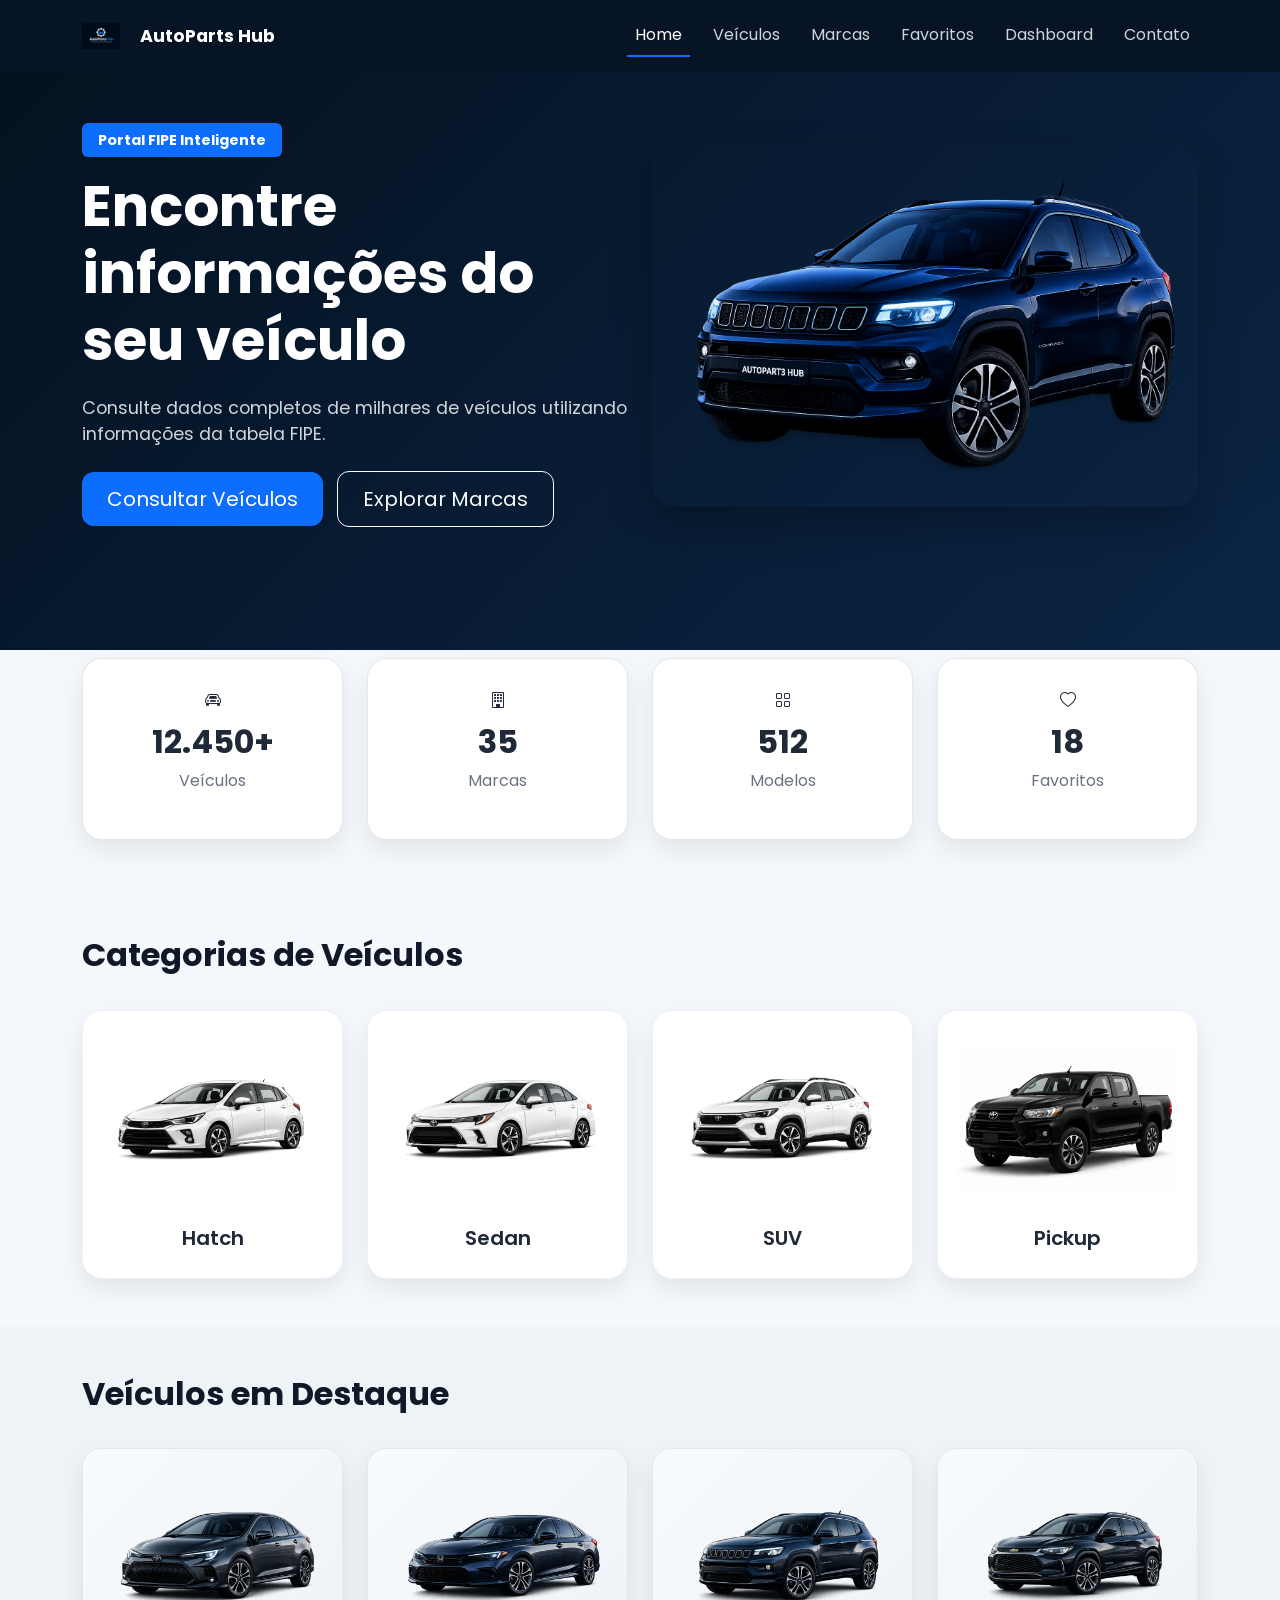
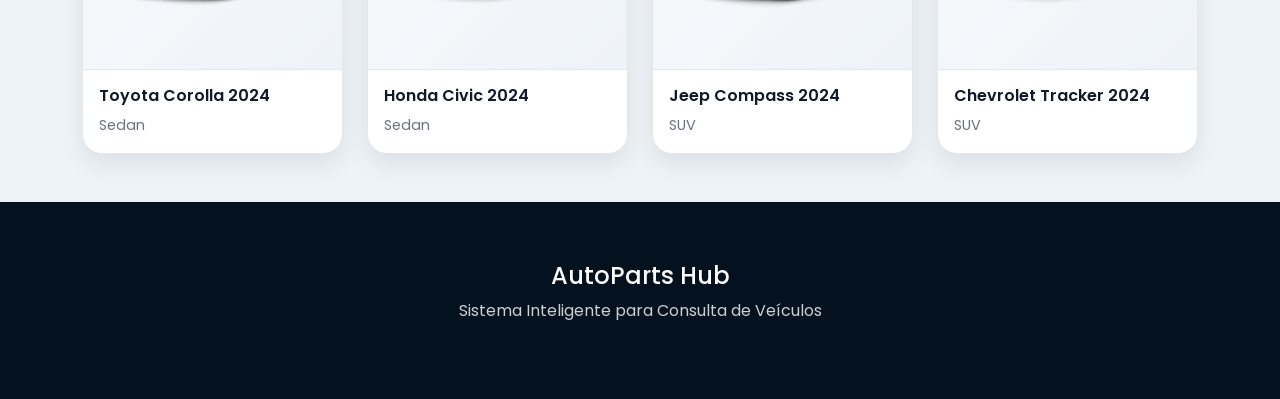
<file: index.html>
<!DOCTYPE html>
<html lang="pt-BR">

<head>
    <meta charset="UTF-8">
    <meta name="viewport" content="width=device-width, initial-scale=1.0">
    <title>AutoParts Hub</title>

    <link href="https://cdn.jsdelivr.net/npm/bootstrap@5.3.3/dist/css/bootstrap.min.css" rel="stylesheet">
    <link rel="stylesheet"
        href="https://cdn.jsdelivr.net/npm/bootstrap-icons@1.11.3/font/bootstrap-icons.min.css">
    <link href="https://fonts.googleapis.com/css2?family=Poppins:wght@300;400;500;600;700&display=swap"
        rel="stylesheet">

    <link rel="stylesheet" href="assets/css/style.css">
</head>

<body>

    <!-- NAVBAR -->

    <nav class="navbar navbar-expand-lg navbar-dark fixed-top">

        <div class="container">

            <a class="navbar-brand d-flex align-items-center" href="#">

                <img src="assets/img/logo.png" alt="Logo">

                <span>AutoParts Hub</span>

            </a>

            <button class="navbar-toggler"
                    type="button"
                    data-bs-toggle="collapse"
                    data-bs-target="#menu">

                <span class="navbar-toggler-icon"></span>

            </button>

            <div class="collapse navbar-collapse" id="menu">

                <ul class="navbar-nav ms-auto">

                    <li class="nav-item">
                        <a class="nav-link active" href="#">Home</a>
                    </li>

                    <li class="nav-item">
                        <a class="nav-link" href="pages/veiculos.html">Veículos</a>
                    </li>

                    <li class="nav-item">
                        <a class="nav-link" href="pages/marcas.html">Marcas</a>
                    </li>

                    <li class="nav-item">
                        <a class="nav-link" href="pages/favoritos.html">Favoritos</a>
                    </li>

                    <li class="nav-item">
                        <a class="nav-link" href="pages/dashboard.html">Dashboard</a>
                    </li>

                    <li class="nav-item">
                        <a class="nav-link" href="pages/contato.html">Contato</a>
                    </li>

                </ul>

            </div>

        </div>

    </nav>

    <!-- HERO -->

    <section class="hero">

        <div class="container">

            <div class="row align-items-center">

                <div class="col-lg-6">

                    <span class="badge bg-primary mb-3">
                        Portal FIPE Inteligente
                    </span>

                    <h1>
                        Encontre informações
                        do seu veículo
                    </h1>

                    <p>
                        Consulte dados completos de milhares de veículos
                        utilizando informações da tabela FIPE.
                    </p>

                    <div class="mt-4">

                        <a href="pages/veiculos.html" class="btn btn-primary btn-lg">
    Consultar Veículos
</a>

<a href="pages/marcas.html" class="btn btn-outline-light btn-lg">
    Explorar Marcas
</a>

                    </div>

                </div>

                <div class="col-lg-6">

                    <img src="assets/img/hero-suv.png   "
                         class="img-fluid hero-image"
                         alt="SUV">

                </div>

            </div>

        </div>

    </section>

    <!-- ESTATÍSTICAS -->

    <section class="stats py-5">

        <div class="container">

            <div class="row g-4">

                <div class="col-md-3">

                    <div class="card-stat">

                        <i class="bi bi-car-front"></i>

                        <h3>12.450+</h3>

                        <p>Veículos</p>

                    </div>

                </div>

                <div class="col-md-3">

                    <div class="card-stat">

                        <i class="bi bi-building"></i>

                        <h3>35</h3>

                        <p>Marcas</p>

                    </div>

                </div>

                <div class="col-md-3">

                    <div class="card-stat">

                        <i class="bi bi-grid"></i>

                        <h3>512</h3>

                        <p>Modelos</p>

                    </div>

                </div>

                <div class="col-md-3">

                    <div class="card-stat">

                        <i class="bi bi-heart"></i>

                        <h3>18</h3>

                        <p>Favoritos</p>

                    </div>

                </div>

            </div>

        </div>

    </section>

    <!-- CATEGORIAS -->

    <section class="py-5">

        <div class="container">

            <h2 class="section-title">
                Categorias de Veículos
            </h2>

            <div class="row g-4">

                <div class="col-md-3">

                    <div class="category-card">

                        <img src="assets/img/hatch.png">

                        <h5>Hatch</h5>

                    </div>

                </div>

                <div class="col-md-3">

                    <div class="category-card">

                        <img src="assets/img/sedan.png">

                        <h5>Sedan</h5>

                    </div>

                </div>

                <div class="col-md-3">

                    <div class="category-card">

                        <img src="assets/img/suv.png">

                        <h5>SUV</h5>

                    </div>

                </div>

                <div class="col-md-3">

                    <div class="category-card">

                        <img src="assets/img/pickup.png">

                        <h5>Pickup</h5>

                    </div>

                </div>

            </div>

        </div>

    </section>

    <!-- DESTAQUES -->

    <section class="py-5 bg-light">

        <div class="container">

            <h2 class="section-title">
                Veículos em Destaque
            </h2>

            <div class="row g-4">

                <div class="col-md-3">

                    <div class="vehicle-card">

                        <img src="assets/img/corolla.png">

                        <div class="p-3">

                            <h5>Toyota Corolla 2024</h5>

                            <span>Sedan</span>

                        </div>

                    </div>

                </div>

                <div class="col-md-3">

                    <div class="vehicle-card">

                        <img src="assets/img/civic.png">

                        <div class="p-3">

                            <h5>Honda Civic 2024</h5>

                            <span>Sedan</span>

                        </div>

                    </div>

                </div>

                <div class="col-md-3">

                    <div class="vehicle-card">

                        <img src="assets/img/compass.png">

                        <div class="p-3">

                            <h5>Jeep Compass 2024</h5>

                            <span>SUV</span>

                        </div>

                    </div>

                </div>

                <div class="col-md-3">

                    <div class="vehicle-card">

                        <img src="assets/img/tracker.png">

                        <div class="p-3">

                            <h5>Chevrolet Tracker 2024</h5>

                            <span>SUV</span>

                        </div>

                    </div>

                </div>

            </div>

        </div>

    </section>

    <!-- FOOTER -->

    <footer>

        <div class="container text-center">

            <h4>AutoParts Hub</h4>

            <p>
                Sistema Inteligente para Consulta de Veículos
            </p>

        </div>

    </footer>

    <script src="https://cdn.jsdelivr.net/npm/bootstrap@5.3.3/dist/js/bootstrap.bundle.min.js"></script>
</body>

</html>
</file>
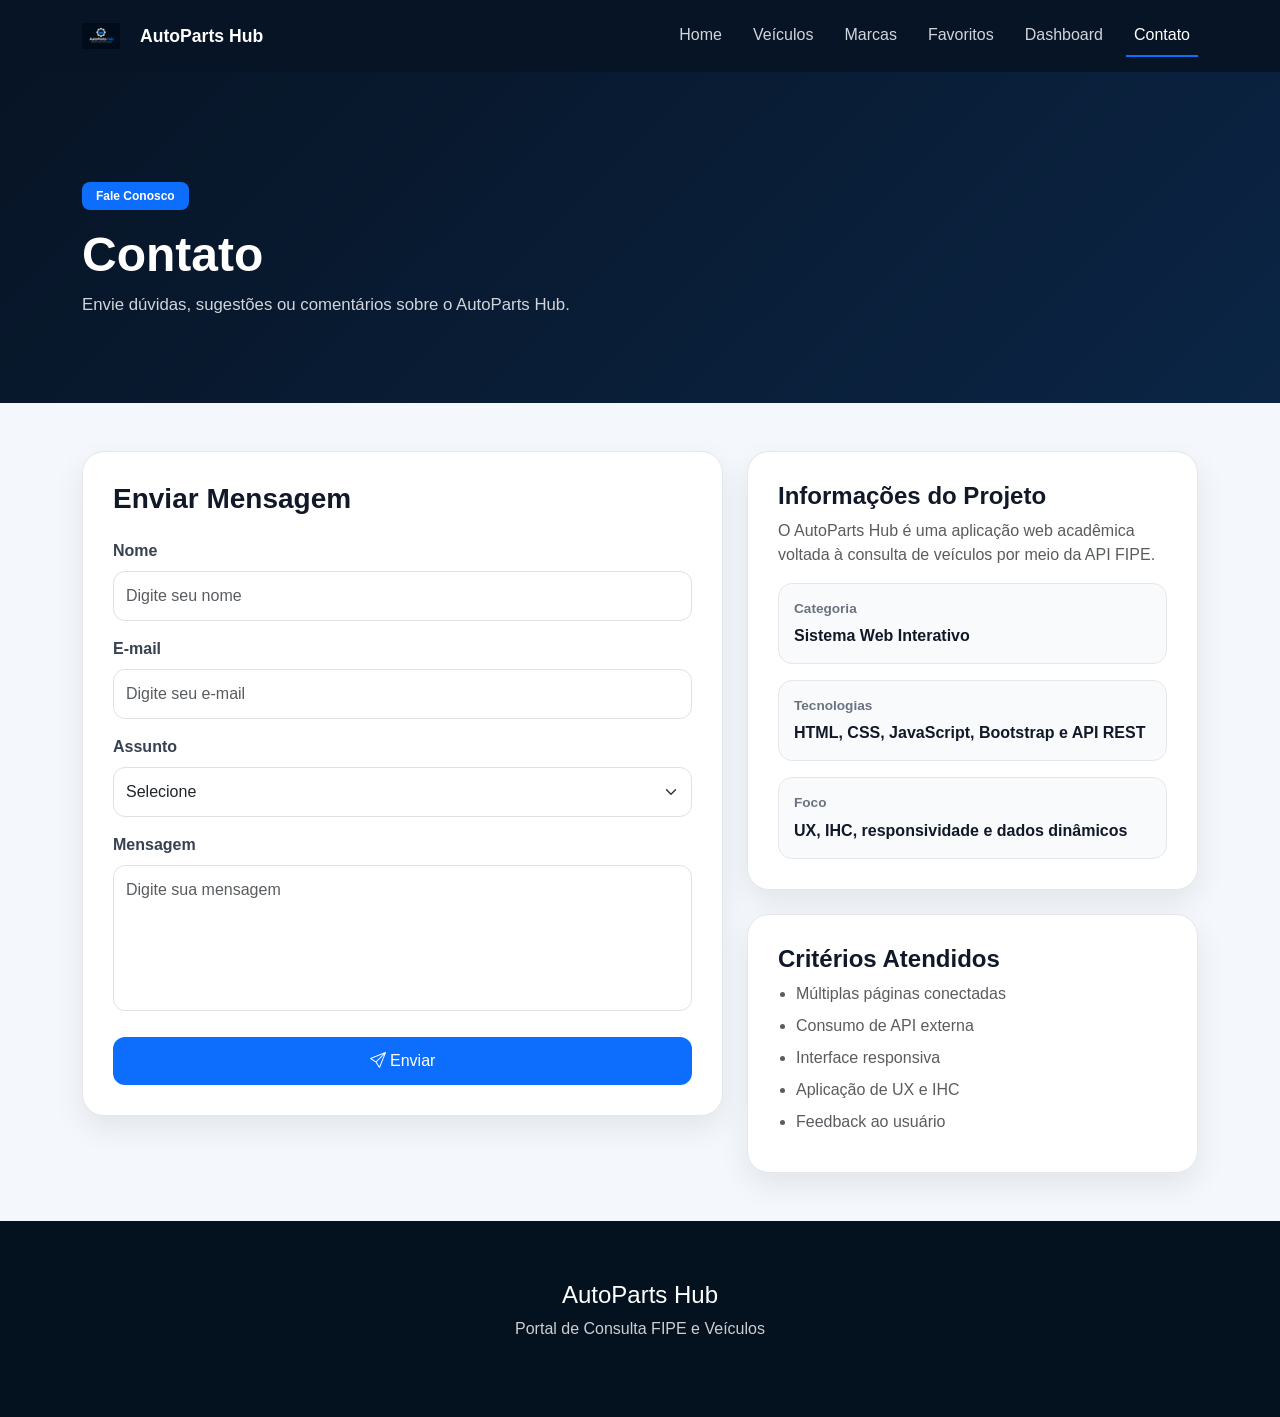
<file: pages/contato.html>
<!DOCTYPE html>
<html lang="pt-BR">
<head>
    <meta charset="UTF-8">
    <meta name="viewport" content="width=device-width, initial-scale=1.0">
    <title>Contato | AutoParts Hub</title>

    <link href="https://cdn.jsdelivr.net/npm/bootstrap@5.3.3/dist/css/bootstrap.min.css" rel="stylesheet">
    <link rel="stylesheet" href="https://cdn.jsdelivr.net/npm/bootstrap-icons@1.11.3/font/bootstrap-icons.min.css">
    <link rel="stylesheet" href="../assets/css/style.css">
</head>

<body>

<nav class="navbar navbar-expand-lg navbar-dark">
    <div class="container">
        <a class="navbar-brand d-flex align-items-center" href="../index.html">
            <img src="../assets/img/logo.png" alt="Logo">
            <span>AutoParts Hub</span>
        </a>

        <button class="navbar-toggler" type="button" data-bs-toggle="collapse" data-bs-target="#menu">
            <span class="navbar-toggler-icon"></span>
        </button>

        <div class="collapse navbar-collapse" id="menu">
            <ul class="navbar-nav ms-auto">
                <li class="nav-item"><a class="nav-link" href="../index.html">Home</a></li>
                <li class="nav-item"><a class="nav-link" href="veiculos.html">Veículos</a></li>
                <li class="nav-item"><a class="nav-link" href="marcas.html">Marcas</a></li>
                <li class="nav-item"><a class="nav-link" href="favoritos.html">Favoritos</a></li>
                <li class="nav-item"><a class="nav-link" href="dashboard.html">Dashboard</a></li>
                <li class="nav-item"><a class="nav-link active" href="contato.html">Contato</a></li>
            </ul>
        </div>
    </div>
</nav>

<header class="page-header">
    <div class="container">
        <span class="badge bg-primary mb-3">Fale Conosco</span>
        <h1>Contato</h1>
        <p>Envie dúvidas, sugestões ou comentários sobre o AutoParts Hub.</p>
    </div>
</header>

<main class="container py-5">
    <div class="row g-4">

        <div class="col-lg-7">
            <div class="card-custom">
                <h3 class="mb-4">Enviar Mensagem</h3>

                <form id="formContato">
                    <div class="mb-3">
                        <label class="form-label">Nome</label>
                        <input type="text" id="nome" class="form-control" placeholder="Digite seu nome">
                        <small class="text-danger d-none" id="erroNome">Informe seu nome.</small>
                    </div>

                    <div class="mb-3">
                        <label class="form-label">E-mail</label>
                        <input type="email" id="email" class="form-control" placeholder="Digite seu e-mail">
                        <small class="text-danger d-none" id="erroEmail">Informe um e-mail válido.</small>
                    </div>

                    <div class="mb-3">
                        <label class="form-label">Assunto</label>
                        <select id="assunto" class="form-select">
                            <option value="">Selecione</option>
                            <option>Dúvida sobre veículos</option>
                            <option>Sugestão de melhoria</option>
                            <option>Problema no sistema</option>
                            <option>Outro</option>
                        </select>
                        <small class="text-danger d-none" id="erroAssunto">Selecione um assunto.</small>
                    </div>

                    <div class="mb-3">
                        <label class="form-label">Mensagem</label>
                        <textarea id="mensagem" class="form-control" rows="5" placeholder="Digite sua mensagem"></textarea>
                        <small class="text-danger d-none" id="erroMensagem">Digite uma mensagem.</small>
                    </div>

                    <button type="submit" class="btn btn-primary">
                        <i class="bi bi-send"></i>
                        Enviar
                    </button>
                </form>

                <div class="alert alert-success mt-4 d-none" id="sucessoContato">
                    Mensagem enviada com sucesso! Obrigado pelo contato.
                </div>
            </div>
        </div>

        <div class="col-lg-5">
            <div class="card-custom mb-4">
                <h4>Informações do Projeto</h4>
                <p class="text-muted">
                    O AutoParts Hub é uma aplicação web acadêmica voltada à consulta de veículos por meio da API FIPE.
                </p>

                <div class="info-mini mb-3">
                    <strong>Categoria</strong>
                    <span>Sistema Web Interativo</span>
                </div>

                <div class="info-mini mb-3">
                    <strong>Tecnologias</strong>
                    <span>HTML, CSS, JavaScript, Bootstrap e API REST</span>
                </div>

                <div class="info-mini">
                    <strong>Foco</strong>
                    <span>UX, IHC, responsividade e dados dinâmicos</span>
                </div>
            </div>

            <div class="card-custom">
                <h4>Critérios Atendidos</h4>
                <ul class="text-muted mb-0">
                    <li>Múltiplas páginas conectadas</li>
                    <li>Consumo de API externa</li>
                    <li>Interface responsiva</li>
                    <li>Aplicação de UX e IHC</li>
                    <li>Feedback ao usuário</li>
                </ul>
            </div>
        </div>

    </div>
</main>

<footer>
    <div class="container text-center">
        <h4>AutoParts Hub</h4>
        <p>Portal de Consulta FIPE e Veículos</p>
    </div>
</footer>

<script>
    const form = document.getElementById("formContato");

    form.addEventListener("submit", function(event) {
        event.preventDefault();

        const nome = document.getElementById("nome");
        const email = document.getElementById("email");
        const assunto = document.getElementById("assunto");
        const mensagem = document.getElementById("mensagem");

        const erroNome = document.getElementById("erroNome");
        const erroEmail = document.getElementById("erroEmail");
        const erroAssunto = document.getElementById("erroAssunto");
        const erroMensagem = document.getElementById("erroMensagem");
        const sucessoContato = document.getElementById("sucessoContato");

        erroNome.classList.add("d-none");
        erroEmail.classList.add("d-none");
        erroAssunto.classList.add("d-none");
        erroMensagem.classList.add("d-none");
        sucessoContato.classList.add("d-none");

        let valido = true;

        if (nome.value.trim() === "") {
            erroNome.classList.remove("d-none");
            valido = false;
        }

        if (email.value.trim() === "" || !email.value.includes("@")) {
            erroEmail.classList.remove("d-none");
            valido = false;
        }

        if (assunto.value === "") {
            erroAssunto.classList.remove("d-none");
            valido = false;
        }

        if (mensagem.value.trim() === "") {
            erroMensagem.classList.remove("d-none");
            valido = false;
        }

        if (valido) {
            sucessoContato.classList.remove("d-none");
            form.reset();
        }
    });
</script>

</body>
</html>
</file>
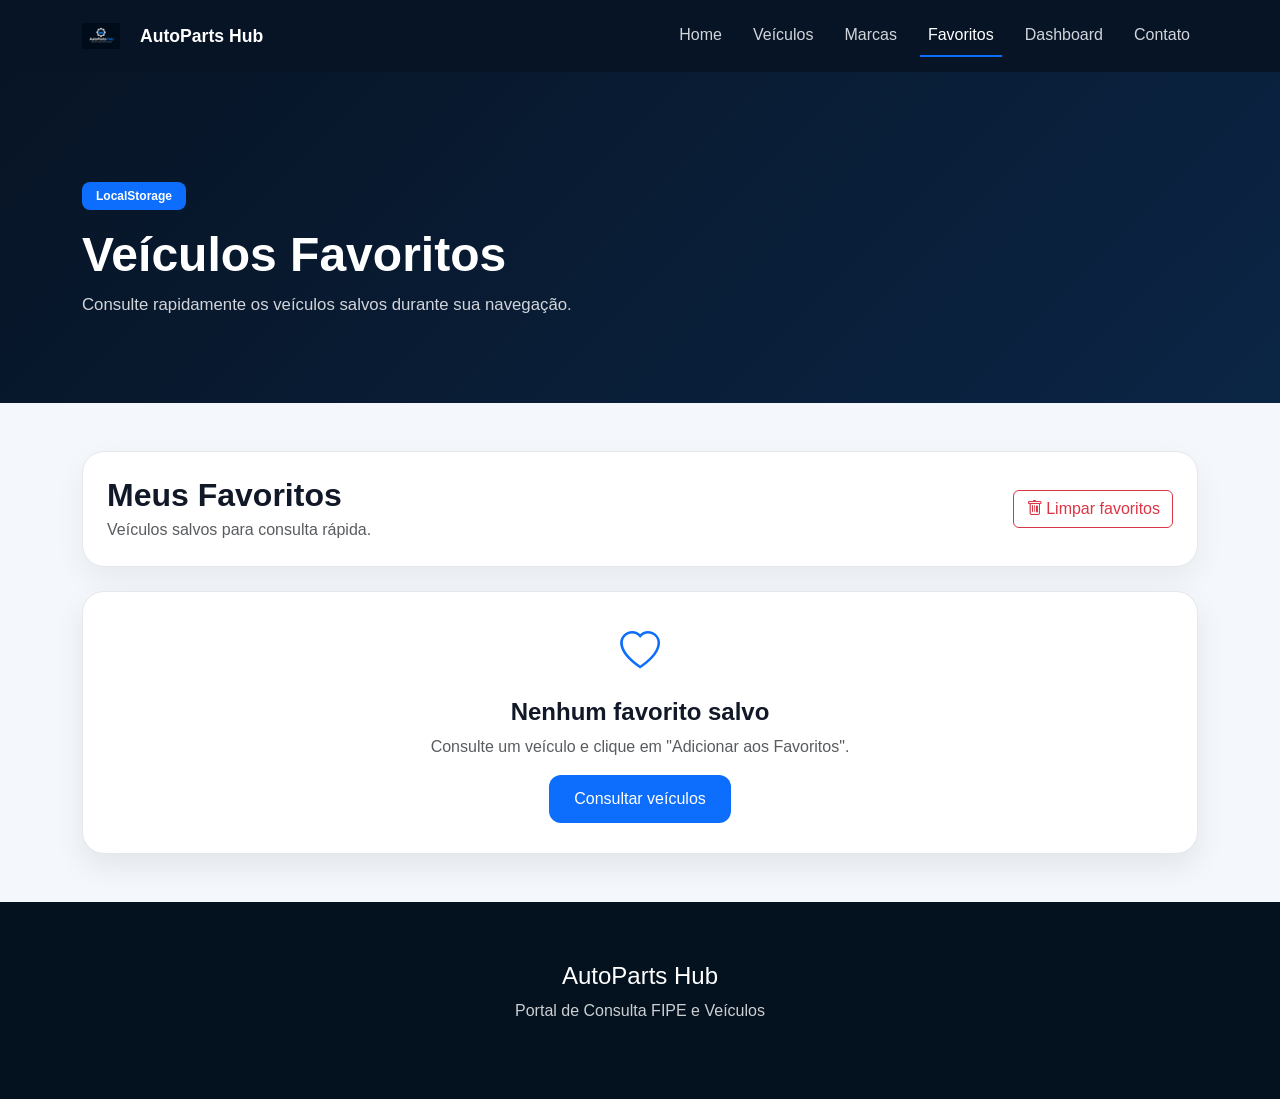
<file: pages/favoritos.html>
<!DOCTYPE html>
<html lang="pt-BR">
<head>
    <meta charset="UTF-8">
    <meta name="viewport" content="width=device-width, initial-scale=1.0">
    <title>Favoritos | AutoParts Hub</title>

    <link href="https://cdn.jsdelivr.net/npm/bootstrap@5.3.3/dist/css/bootstrap.min.css" rel="stylesheet">
    <link rel="stylesheet" href="https://cdn.jsdelivr.net/npm/bootstrap-icons@1.11.3/font/bootstrap-icons.min.css">
    <link rel="stylesheet" href="../assets/css/style.css">
</head>

<body>

<nav class="navbar navbar-expand-lg navbar-dark">
    <div class="container">
        <a class="navbar-brand d-flex align-items-center" href="../index.html">
            <img src="../assets/img/logo.png" alt="Logo">
            <span>AutoParts Hub</span>
        </a>

        <button class="navbar-toggler" type="button" data-bs-toggle="collapse" data-bs-target="#menu">
            <span class="navbar-toggler-icon"></span>
        </button>

        <div class="collapse navbar-collapse" id="menu">
            <ul class="navbar-nav ms-auto">
                <li class="nav-item"><a class="nav-link" href="../index.html">Home</a></li>
                <li class="nav-item"><a class="nav-link" href="veiculos.html">Veículos</a></li>
                <li class="nav-item"><a class="nav-link" href="marcas.html">Marcas</a></li>
                <li class="nav-item"><a class="nav-link active" href="favoritos.html">Favoritos</a></li>
                <li class="nav-item"><a class="nav-link" href="dashboard.html">Dashboard</a></li>
                <li class="nav-item"><a class="nav-link" href="contato.html">Contato</a></li>
            </ul>
        </div>
    </div>
</nav>

<header class="page-header">
    <div class="container">
        <span class="badge bg-primary mb-3">LocalStorage</span>
        <h1>Veículos Favoritos</h1>
        <p>Consulte rapidamente os veículos salvos durante sua navegação.</p>
    </div>
</header>

<main class="container py-5">

    <div class="favorites-toolbar mb-4">
        <div>
            <h2 class="section-title mb-1">Meus Favoritos</h2>
            <p class="text-muted mb-0">
                Veículos salvos para consulta rápida.
            </p>
        </div>

        <button class="btn btn-outline-danger" onclick="limparFavoritos()">
            <i class="bi bi-trash"></i>
            Limpar favoritos
        </button>
    </div>

    <div id="listaFavoritos" class="row g-4"></div>

</main>

<footer>
    <div class="container text-center">
        <h4>AutoParts Hub</h4>
        <p>Portal de Consulta FIPE e Veículos</p>
    </div>
</footer>

<script src="../assets/js/favoritos.js"></script>

<script>
    const lista = document.getElementById("listaFavoritos");

    function carregarFavoritos() {
        const favoritos = obterFavoritos();

        if (favoritos.length === 0) {
            lista.innerHTML = `
                <div class="col-12">
                    <div class="card-custom text-center">
                        <i class="bi bi-heart fs-1 text-primary"></i>
                        <h4 class="mt-3">Nenhum favorito salvo</h4>
                        <p class="text-muted">
                            Consulte um veículo e clique em "Adicionar aos Favoritos".
                        </p>
                        <a href="veiculos.html" class="btn btn-primary">
                            Consultar veículos
                        </a>
                    </div>
                </div>
            `;
            return;
        }

        lista.innerHTML = "";

        favoritos.forEach((veiculo, index) => {
    lista.innerHTML += `
        <div class="col-md-6 col-lg-4">
            <div class="favorite-card">
                <div class="favorite-icon">
                    <i class="bi bi-heart-fill"></i>
                </div>

                <span class="badge bg-primary mb-3">Favorito</span>

                <h4>${veiculo.Marca}</h4>

                <p class="text-muted favorite-model">
                    ${veiculo.Modelo}
                </p>

                <div class="favorite-info">
                    <div>
                        <strong>Valor FIPE</strong>
                        <span>${veiculo.Valor}</span>
                    </div>

                    <div>
                        <strong>Ano</strong>
                        <span>${veiculo.AnoModelo}</span>
                    </div>

                    <div>
                        <strong>Combustível</strong>
                        <span>${veiculo.Combustivel}</span>
                    </div>
                </div>

                <button class="btn btn-outline-danger w-100 mt-4" onclick="removerFavorito(${index})">
                    <i class="bi bi-trash"></i>
                    Remover dos favoritos
                </button>
            </div>
        </div>
    `;
});
}

    function removerFavorito(index) {
        const favoritos = obterFavoritos();
        favoritos.splice(index, 1);
        salvarFavoritos(favoritos);
        carregarFavoritos();
    }

    function limparFavoritos() {
        localStorage.removeItem("favoritos");
        carregarFavoritos();
    }

    carregarFavoritos();
</script>

</body>
</html>
</file>
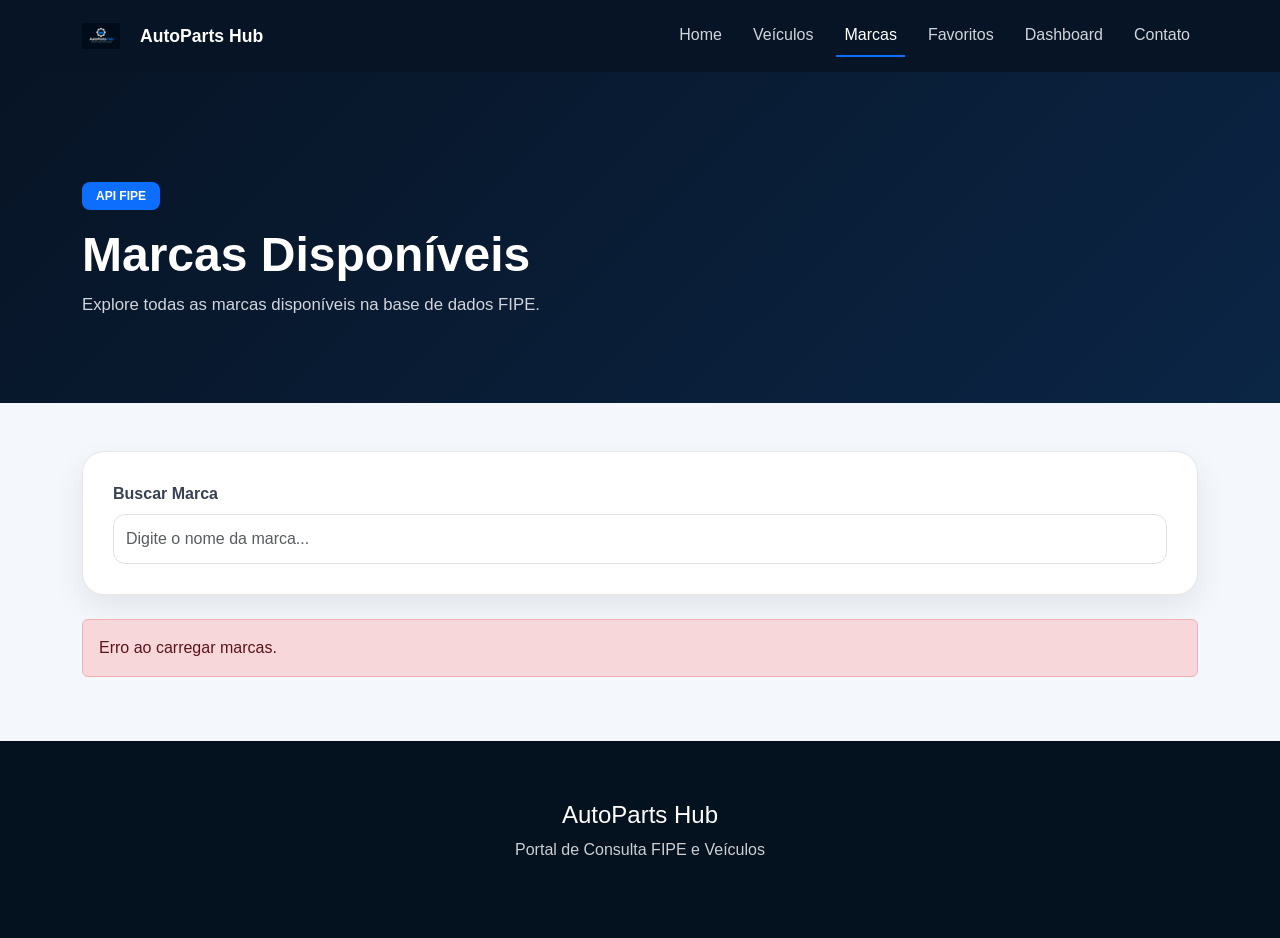
<file: pages/marcas.html>
<!DOCTYPE html>
<html lang="pt-BR">

<head>
    <meta charset="UTF-8">
    <meta name="viewport" content="width=device-width, initial-scale=1.0">
    <title>Marcas | AutoParts Hub</title>

    <link href="https://cdn.jsdelivr.net/npm/bootstrap@5.3.3/dist/css/bootstrap.min.css" rel="stylesheet">

    <link rel="stylesheet"
        href="https://cdn.jsdelivr.net/npm/bootstrap-icons@1.11.3/font/bootstrap-icons.min.css">

    <link rel="stylesheet" href="../assets/css/style.css">
</head>

<body>

    <nav class="navbar navbar-expand-lg navbar-dark">

        <div class="container">

            <a class="navbar-brand d-flex align-items-center"
                href="../index.html">

                <img src="../assets/img/logo.png" alt="Logo">

                <span>AutoParts Hub</span>

            </a>

            <button class="navbar-toggler"
                type="button"
                data-bs-toggle="collapse"
                data-bs-target="#menu">

                <span class="navbar-toggler-icon"></span>

            </button>

            <div class="collapse navbar-collapse" id="menu">

                <ul class="navbar-nav ms-auto">

                    <li class="nav-item">
                        <a class="nav-link" href="../index.html">Home</a>
                    </li>

                    <li class="nav-item">
                        <a class="nav-link" href="veiculos.html">Veículos</a>
                    </li>

                    <li class="nav-item">
                        <a class="nav-link active" href="marcas.html">Marcas</a>
                    </li>

                    <li class="nav-item">
                        <a class="nav-link" href="favoritos.html">Favoritos</a>
                    </li>

                    <li class="nav-item">
                        <a class="nav-link" href="dashboard.html">Dashboard</a>
                    </li>

                    <li class="nav-item">
                        <a class="nav-link" href="contato.html">Contato</a>
                    </li>

                </ul>

            </div>

        </div>

    </nav>

    <header class="page-header">

        <div class="container">

            <span class="badge bg-primary mb-3">
                API FIPE
            </span>

            <h1>Marcas Disponíveis</h1>

            <p>
                Explore todas as marcas disponíveis na base de dados FIPE.
            </p>

        </div>

    </header>

    <main class="container py-5">

        <div class="card-custom mb-4">

            <label class="form-label">
                Buscar Marca
            </label>

            <input
                type="text"
                id="buscarMarca"
                class="form-control"
                placeholder="Digite o nome da marca...">

        </div>

        <div class="row g-4" id="listaMarcas">

            <div class="col-12 text-center">

                <div class="spinner-border text-primary">

                </div>

                <p class="mt-3">
                    Carregando marcas...
                </p>

            </div>

        </div>

    </main>

    <footer>

        <div class="container text-center">

            <h4>AutoParts Hub</h4>

            <p>
                Portal de Consulta FIPE e Veículos
            </p>

        </div>

    </footer>

    <script src="../assets/js/marcas.js"></script>

</body>

</html>
</file>
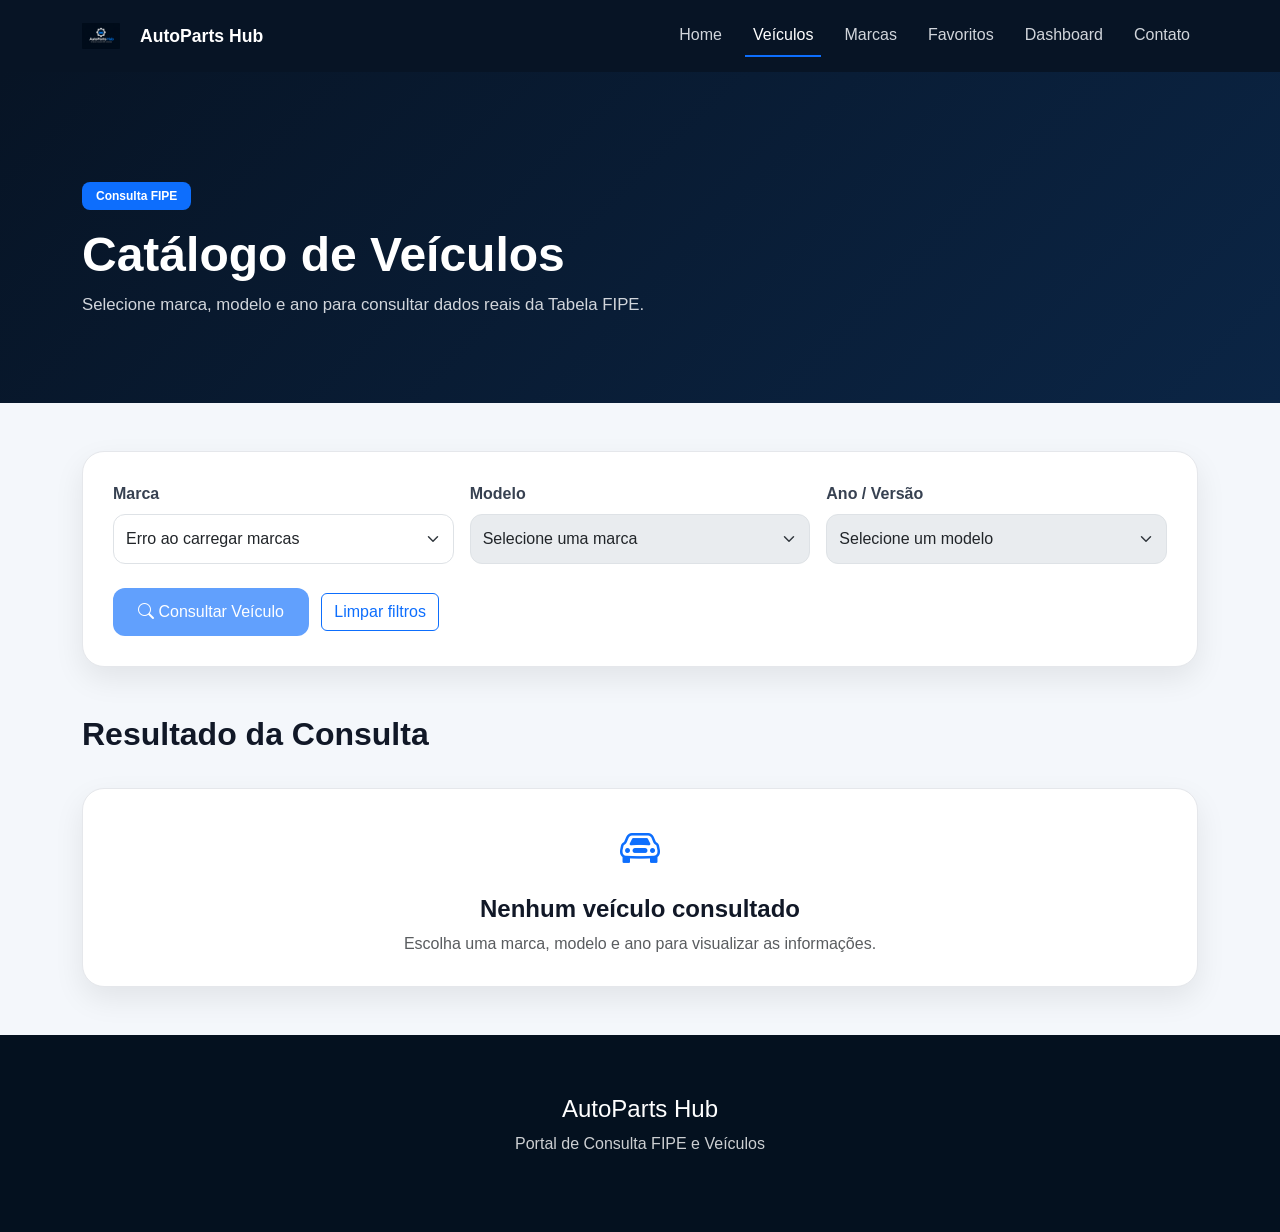
<file: pages/veiculos.html>
<!DOCTYPE html>
<html lang="pt-BR">

<head>
    <meta charset="UTF-8">
    <meta name="viewport" content="width=device-width, initial-scale=1.0">
    <title>Veículos | AutoParts Hub</title>

    <link href="https://cdn.jsdelivr.net/npm/bootstrap@5.3.3/dist/css/bootstrap.min.css" rel="stylesheet">
    <link rel="stylesheet"
        href="https://cdn.jsdelivr.net/npm/bootstrap-icons@1.11.3/font/bootstrap-icons.min.css">

    <link rel="stylesheet" href="../assets/css/style.css">
</head>

<body>

    <nav class="navbar navbar-expand-lg navbar-dark">
        <div class="container">

            <a class="navbar-brand d-flex align-items-center" href="../index.html">
                <img src="../assets/img/logo.png" alt="Logo">
                <span>AutoParts Hub</span>
            </a>

            <button class="navbar-toggler" type="button" data-bs-toggle="collapse" data-bs-target="#menu">
                <span class="navbar-toggler-icon"></span>
            </button>

            <div class="collapse navbar-collapse" id="menu">
                <ul class="navbar-nav ms-auto">
                    <li class="nav-item"><a class="nav-link" href="../index.html">Home</a></li>
                    <li class="nav-item"><a class="nav-link active" href="veiculos.html">Veículos</a></li>
                    <li class="nav-item"><a class="nav-link" href="marcas.html">Marcas</a></li>
                    <li class="nav-item"><a class="nav-link" href="favoritos.html">Favoritos</a></li>
                    <li class="nav-item"><a class="nav-link" href="dashboard.html">Dashboard</a></li>
                    <li class="nav-item"><a class="nav-link" href="contato.html">Contato</a></li>
                </ul>
            </div>

        </div>
    </nav>

    <header class="page-header">
        <div class="container">
            <span class="badge bg-primary mb-3">Consulta FIPE</span>
            <h1>Catálogo de Veículos</h1>
            <p>Selecione marca, modelo e ano para consultar dados reais da Tabela FIPE.</p>
        </div>
    </header>

    <main class="container py-5">

        <div class="card-custom mb-5">
            <div class="row g-3 align-items-end">

                <div class="col-md-4">
                    <label class="form-label">Marca</label>
                    <select id="marca" class="form-select">
                        <option value="">Carregando marcas...</option>
                    </select>
                </div>

                <div class="col-md-4">
                    <label class="form-label">Modelo</label>
                    <select id="modelo" class="form-select" disabled>
                        <option value="">Selecione uma marca</option>
                    </select>
                </div>

                <div class="col-md-4">
                    <label class="form-label">Ano / Versão</label>
                    <select id="ano" class="form-select" disabled>
                        <option value="">Selecione um modelo</option>
                    </select>
                </div>

                <div class="col-12 mt-4">
                    <button id="btnConsultar" class="btn btn-primary" disabled>
                        <i class="bi bi-search"></i>
                        Consultar Veículo
                    </button>

                    <button id="btnLimpar" class="btn btn-outline-primary ms-2">
                        Limpar filtros
                    </button>
                </div>

            </div>
        </div>

        <section>
            <h2 class="section-title">Resultado da Consulta</h2>

            <div id="loading" class="alert alert-info d-none">
                Consultando dados da FIPE...
            </div>

            <div id="resultado" class="row g-4">
                <div class="col-12">
                    <div class="card-custom text-center">
                        <i class="bi bi-car-front fs-1 text-primary"></i>
                        <h4 class="mt-3">Nenhum veículo consultado</h4>
                        <p class="text-muted mb-0">
                            Escolha uma marca, modelo e ano para visualizar as informações.
                        </p>
                    </div>
                </div>
            </div>
        </section>

    </main>

    <div class="toast-container position-fixed bottom-0 end-0 p-3">
        <div id="toastMsg" class="toast align-items-center text-bg-primary border-0" role="alert">
            <div class="d-flex">
                <div class="toast-body" id="toastTexto">
                    Ação realizada com sucesso.
                </div>
                <button type="button" class="btn-close btn-close-white me-2 m-auto"
                    data-bs-dismiss="toast"></button>
            </div>
        </div>
    </div>

    <footer>
        <div class="container text-center">
            <h4>AutoParts Hub</h4>
            <p>Portal de Consulta FIPE e Veículos</p>
        </div>
    </footer>

    <script src="https://cdn.jsdelivr.net/npm/bootstrap@5.3.3/dist/js/bootstrap.bundle.min.js"></script>

    <script src="../assets/js/favoritos.js"></script>
    <script src="../assets/js/api.js"></script>

</body>

</html>
</file>
<file: assets/css/style.css>
/* =====================================
   RESET
===================================== */

*{
    margin:0;
    padding:0;
    box-sizing:border-box;
}

:root{

    --primary:#0d6efd;
    --secondary:#0b1220;
    --dark:#111827;
    --light:#f8fafc;
    --white:#ffffff;
    --border:#e5e7eb;
    --shadow:0 10px 25px rgba(0,0,0,.08);

}

body{

    font-family:'Poppins',sans-serif;
    background:#f4f7fb;
    color:#1f2937;

}

/* =====================================
   NAVBAR
===================================== */

.navbar{

    background:#071425;
    padding:15px 0;

}

.navbar-brand{

    font-weight:700;
    color:white !important;
    gap:10px;

}

.navbar-brand img{

    width:42px;
    height:42px;
    object-fit:contain;

}

.nav-link{

    color:#d1d5db !important;
    margin-left:15px;
    transition:.3s;

}

.nav-link:hover{

    color:white !important;

}

.nav-link.active{

    color:white !important;
    border-bottom:2px solid #0d6efd;

}

/* =====================================
   HERO
===================================== */

.hero{

    background:linear-gradient(
        135deg,
        #071425,
        #0b2545
    );

    padding-top:140px;
    padding-bottom:80px;

    color:white;

}

.hero h1{

    font-size:3rem;
    font-weight:700;
    line-height:1.2;

}

.hero p{

    font-size:1.1rem;
    margin-top:20px;
    color:#d1d5db;

}

.hero-image{

    border-radius:20px;
    box-shadow:var(--shadow);

}

.hero .btn{

    margin-right:10px;

}

/* =====================================
   CARDS DE ESTATÍSTICA
===================================== */

.stats{

    margin-top:-40px;

}

.card-stat{
    background:#fff;
    border-radius:20px;
    padding:30px;
    text-align:center;
    box-shadow:0 10px 25px rgba(0,0,0,.08);
    transition:.3s;
    border:1px solid #eef2f7;
}

.card-stat:hover{
    transform:translateY(-8px);
}

.card-stat h3{
    font-size:2rem;
    margin-top:10px;
    font-weight:700;
}

.card-stat p{

    color:#6b7280;

}

/* =====================================
   TÍTULOS
===================================== */

.section-title{

    font-size:2rem;
    font-weight:700;
    margin-bottom:35px;

}

/* =====================================
   CATEGORIAS
===================================== */

.category-card{

    background:white;
    border-radius:20px;
    padding:20px;
    text-align:center;
    box-shadow:var(--shadow);

    transition:.3s;

}

.category-card:hover{

    transform:translateY(-8px);

}

.category-card img{

    width:100%;
    height:150px;
    object-fit:contain;

}

.category-card h5{

    margin-top:15px;
    font-weight:600;

}

/* =====================================
   VEÍCULOS
===================================== */

.vehicle-card{

    background:white;
    border-radius:20px;
    overflow:hidden;
    box-shadow:var(--shadow);

    transition:.3s;

}

.vehicle-card:hover{

    transform:translateY(-8px);

}

.vehicle-card img{

    width:100%;
    height:180px;
    object-fit:cover;

}
.vehicle-card{
    cursor:pointer;
}

.vehicle-card img{
    transition:.4s;
}

.vehicle-card:hover img{
    transform:scale(1.05);
}

.vehicle-card h5{

    font-size:1rem;
    font-weight:600;

}

.vehicle-card span{

    color:#6b7280;
    font-size:.9rem;

}

/* =====================================
   FOOTER
===================================== */

footer{
    background:#04111f;
    color:#fff;
    padding:60px 0;
}

footer p{
    opacity:.8;
}

/* =====================================
   BOTÕES
===================================== */

.btn-primary{

    border:none;
    padding:12px 25px;
    border-radius:12px;

}

.btn-outline-light{

    border-radius:12px;
    padding:12px 25px;

}

/* =====================================
   ANIMAÇÕES
===================================== */

.category-card,
.vehicle-card,
.card-stat{

    animation:fadeUp .7s ease;

}

@keyframes fadeUp{

    from{

        opacity:0;
        transform:translateY(25px);

    }

    to{

        opacity:1;
        transform:translateY(0);

    }

}

/* =====================================
   RESPONSIVO
===================================== */

@media(max-width:992px){

    .hero{

        text-align:center;

    }

    .hero h1{

        font-size:2.2rem;

    }

    .hero-image{

        margin-top:40px;

    }

}

@media(max-width:768px){

    .hero{

        padding-top:120px;

    }

    .hero h1{

        font-size:2rem;

    }

    .section-title{

        text-align:center;

    }

}

.page-header {
    background: linear-gradient(135deg, #071425, #0b2545);
    color: white;
    padding: 120px 0 70px;
}

.page-header h1 {
    font-size: 2.8rem;
    font-weight: 700;
}

.page-header p {
    color: #cbd5e1;
    max-width: 600px;
}

.info-mini {
    background: #f8fafc;
    border: 1px solid #e5e7eb;
    border-radius: 14px;
    padding: 15px;
    height: 100%;
}

.info-mini strong {
    display: block;
    color: #6b7280;
    font-size: .85rem;
    margin-bottom: 5px;
}

.info-mini span {
    font-weight: 600;
    color: #111827;
}

.navbar-brand img {
    height: 42px !important;
    width: auto !important;
    object-fit: contain;
}

.navbar {
    background: #071425 !important;
    padding: 12px 0 !important;
}

.navbar-brand span {
    color: #fff;
    font-weight: 700;
    margin-left: 10px;
}

.page-header {
    background: linear-gradient(135deg, #071425, #0b2545);
    color: white;
    padding: 110px 0 70px;
}

.page-header img {
    display: none;
}

body {
    padding-top: 0;
}

body.home-page {
    padding-top: 72px;
}

.hero {
    min-height: 620px;
    display: flex;
    align-items: center;
    padding-top: 80px;
}

.hero-image {
    width: 100%;
    max-height: 390px;
    object-fit: cover;
}

.navbar-brand img {
    height: 38px !important;
    max-width: 38px;
    border-radius: 8px;
}

.navbar-brand span {
    font-size: 1.1rem;
}

.category-card,
.vehicle-card,
.card-stat,
.card-custom,
.chart-card {
    border: 1px solid #e5e7eb;
}

.vehicle-card img {
    height: 190px;
    object-fit: cover;
}

.category-card img {
    height: 135px;
    object-fit: contain;
}

.section-title {
    color: #111827;
}

.bg-light {
    background-color: #eef3f8 !important;
}

.hero {
    min-height: 650px;
    display: flex;
    align-items: center;
    background: linear-gradient(135deg,#04111f,#0b2545);
}

.hero-image {
    border-radius: 24px;
    box-shadow: 0 20px 40px rgba(0,0,0,.25);
}

.hero h1 {
    font-size: 3.5rem;
    font-weight: 700;
}

.hero .badge {
    font-size: .9rem;
    padding: 10px 16px;
}

.category-card{
    border-radius:20px;
    overflow:hidden;
    background:#fff;
    border:1px solid #eef2f7;
}

.category-card img{
    height:180px;
    object-fit:contain;
}

/* ==========================
   BOTÕES PREMIUM
========================== */

.hero .btn {
    transition: all 0.35s ease;
    transform: translateY(0);
}

.hero .btn-primary:hover {
    background: #0b5ed7;
    transform: translateY(-4px);
    box-shadow: 0 12px 25px rgba(13, 110, 253, 0.35);
}

.hero .btn-outline-light:hover {
    background: white;
    color: #071425 !important;
    transform: translateY(-4px);
    box-shadow: 0 12px 25px rgba(255,255,255,0.25);
}

.hero .btn:active {
    transform: translateY(-1px);
}

/* ==========================
   PÁGINA VEÍCULOS
========================== */

.page-header {
    min-height: 320px;
    display: flex;
    align-items: center;
    background: linear-gradient(135deg, #071425, #0b2545);
    color: white;
}

.page-header .badge {
    padding: 8px 14px;
    border-radius: 8px;
}

.page-header h1 {
    font-size: 3rem;
    font-weight: 700;
}

.page-header p {
    font-size: 1.05rem;
    color: #d1d5db;
}

.card-custom {
    background: white;
    border-radius: 22px;
    padding: 30px;
    box-shadow: 0 12px 30px rgba(0,0,0,.08);
    border: 1px solid #e5e7eb;
}

.form-label {
    font-weight: 600;
    color: #374151;
}

.form-select,
.form-control {
    border-radius: 12px;
    padding: 12px;
}

#btnConsultar,
#btnLimpar {
    transition: all .35s ease;
}

#btnConsultar:hover,
#btnLimpar:hover {
    transform: translateY(-3px);
}

#btnConsultar:hover {
    box-shadow: 0 12px 25px rgba(13, 110, 253, .35);
}

#resultado .vehicle-card {
    border-radius: 22px;
}

#resultado .vehicle-title {
    font-size: 1.6rem;
    font-weight: 700;
    color: #111827;
}

.info-mini {
    transition: .3s;
}

.info-mini:hover {
    transform: translateY(-3px);
    background: #eef5ff;
}

/* ==========================
   PÁGINA MARCAS
========================== */

#buscarMarca {
    transition: all .3s ease;
}

#buscarMarca:focus {
    transform: translateY(-2px);
    box-shadow: 0 10px 25px rgba(13, 110, 253, .18);
}

#listaMarcas .vehicle-card {
    border-radius: 22px;
    transition: all .35s ease;
}

#listaMarcas .vehicle-card:hover {
    transform: translateY(-8px);
    box-shadow: 0 16px 35px rgba(0,0,0,.12);
}

#listaMarcas .vehicle-body {
    padding: 28px;
}

#listaMarcas h4 {
    font-weight: 700;
    color: #111827;
}

#listaMarcas .badge {
    border-radius: 10px;
    padding: 8px 12px;
}

#listaMarcas .btn {
    border-radius: 12px;
    transition: all .3s ease;
}

#listaMarcas .btn:hover {
    transform: translateY(-3px);
    box-shadow: 0 10px 25px rgba(13,110,253,.25);
}

/* ==========================
   PÁGINA FAVORITOS
========================== */

.favorites-toolbar {
    background: #fff;
    border: 1px solid #e5e7eb;
    border-radius: 22px;
    padding: 24px;
    box-shadow: 0 12px 30px rgba(0,0,0,.06);
    display: flex;
    align-items: center;
    justify-content: space-between;
    gap: 20px;
}

.favorite-card {
    position: relative;
    background: #fff;
    border: 1px solid #e5e7eb;
    border-radius: 24px;
    padding: 28px;
    height: 100%;
    box-shadow: 0 12px 30px rgba(0,0,0,.07);
    transition: all .35s ease;
    overflow: hidden;
}

.favorite-card:hover {
    transform: translateY(-8px);
    box-shadow: 0 18px 40px rgba(0,0,0,.12);
}

.favorite-icon {
    width: 54px;
    height: 54px;
    background: #eef5ff;
    color: #0d6efd;
    border-radius: 16px;
    display: flex;
    align-items: center;
    justify-content: center;
    font-size: 1.4rem;
    margin-bottom: 18px;
}

.favorite-card h4 {
    font-weight: 700;
    color: #111827;
}

.favorite-model {
    min-height: 48px;
}

.favorite-info {
    display: grid;
    gap: 12px;
    margin-top: 18px;
}

.favorite-info div {
    background: #f8fafc;
    border: 1px solid #e5e7eb;
    border-radius: 14px;
    padding: 14px;
    transition: .3s;
}

.favorite-info div:hover {
    background: #eef5ff;
    transform: translateY(-2px);
}

.favorite-info strong {
    display: block;
    font-size: .82rem;
    color: #6b7280;
    margin-bottom: 4px;
}

.favorite-info span {
    font-weight: 600;
    color: #111827;
}

.favorite-card .btn {
    border-radius: 12px;
    transition: all .3s ease;
}

.favorite-card .btn:hover {
    transform: translateY(-3px);
}

@media(max-width:768px) {
    .favorites-toolbar {
        flex-direction: column;
        align-items: flex-start;
    }

    .favorites-toolbar .btn {
        width: 100%;
    }
}

/* ==========================
   AJUSTE FINAL HOME
========================== */

.vehicle-card img {
    height: 220px;
    object-fit: contain;
    padding: 18px;
    background: linear-gradient(135deg, #f8fafc, #eef3f8);
}

.vehicle-card {
    border: 1px solid #e5e7eb;
}

.vehicle-card .p-3 {
    border-top: 1px solid #e5e7eb;
}

.vehicle-card h5 {
    color: #111827;
}

.vehicle-card:hover {
    transform: translateY(-8px);
    box-shadow: 0 18px 40px rgba(0,0,0,.12);
}

/* ==========================
   PÁGINA CONTATO PREMIUM
========================== */

#formContato .form-control,
#formContato .form-select {
    transition: all .3s ease;
}

#formContato .form-control:focus,
#formContato .form-select:focus {
    transform: translateY(-2px);
    box-shadow: 0 10px 25px rgba(13,110,253,.15);
}

#formContato textarea {
    resize: none;
}

#formContato .btn {
    width: 100%;
    margin-top: 10px;
    transition: all .3s ease;
}

#formContato .btn:hover {
    transform: translateY(-3px);
    box-shadow: 0 12px 25px rgba(13,110,253,.3);
}

#sucessoContato {
    border-radius: 14px;
    border: none;
}

.card-custom h3,
.card-custom h4 {
    font-weight: 700;
    color: #111827;
}

.card-custom ul {
    padding-left: 18px;
}

.card-custom ul li {
    margin-bottom: 8px;
}

.card-custom {
    transition: all .35s ease;
}

.card-custom:hover {
    transform: translateY(-4px);
}

.info-grid{
    display:grid;
    grid-template-columns:repeat(auto-fit,minmax(220px,1fr));
    gap:15px;
}

.info-item{
    background:#f8fafc;
    border:1px solid #e5e7eb;
    border-radius:16px;
    padding:18px;
}

.info-item strong{
    display:block;
    color:#6b7280;
    margin-bottom:6px;
}

.info-item span{
    font-size:1.05rem;
    font-weight:600;
}

.resultado-card-premium {
    background: #fff;
    border-radius: 26px;
    padding: 36px;
    box-shadow: 0 18px 45px rgba(0,0,0,.10);
    border: 1px solid #e5e7eb;
}

.resultado-header-premium h3 {
    margin-top: 14px;
    font-size: 1.7rem;
    font-weight: 700;
    color: #111827;
}

.resultado-header-premium p {
    color: #6b7280;
    margin-bottom: 24px;
}

.valor-principal {
    background: linear-gradient(135deg, #0d6efd, #003c96);
    color: #fff;
    padding: 28px;
    border-radius: 22px;
    margin-bottom: 26px;
}

.valor-principal span {
    font-size: .9rem;
    opacity: .9;
}

.valor-principal h2 {
    font-size: 2.4rem;
    font-weight: 800;
    margin: 6px 0;
}

.valor-principal small {
    opacity: .85;
}

.dados-veiculo-grid {
    display: grid;
    grid-template-columns: repeat(2, 1fr);
    gap: 15px;
}

.dados-veiculo-item {
    display: flex;
    gap: 14px;
    align-items: center;
    background: #f8fafc;
    border: 1px solid #e5e7eb;
    border-radius: 18px;
    padding: 18px;
}

.dados-veiculo-item i {
    font-size: 1.5rem;
    color: #0d6efd;
}

.dados-veiculo-item strong {
    display: block;
    color: #6b7280;
    font-size: .85rem;
}

.dados-veiculo-item span {
    font-weight: 700;
    color: #111827;
}

.btn-favorito-premium {
    margin-top: 26px;
    padding: 14px 24px;
    border-radius: 14px;
}

@media(max-width:768px) {
    .dados-veiculo-grid {
        grid-template-columns: 1fr;
    }

    .resultado-card-premium {
        padding: 24px;
    }
}
</file>
